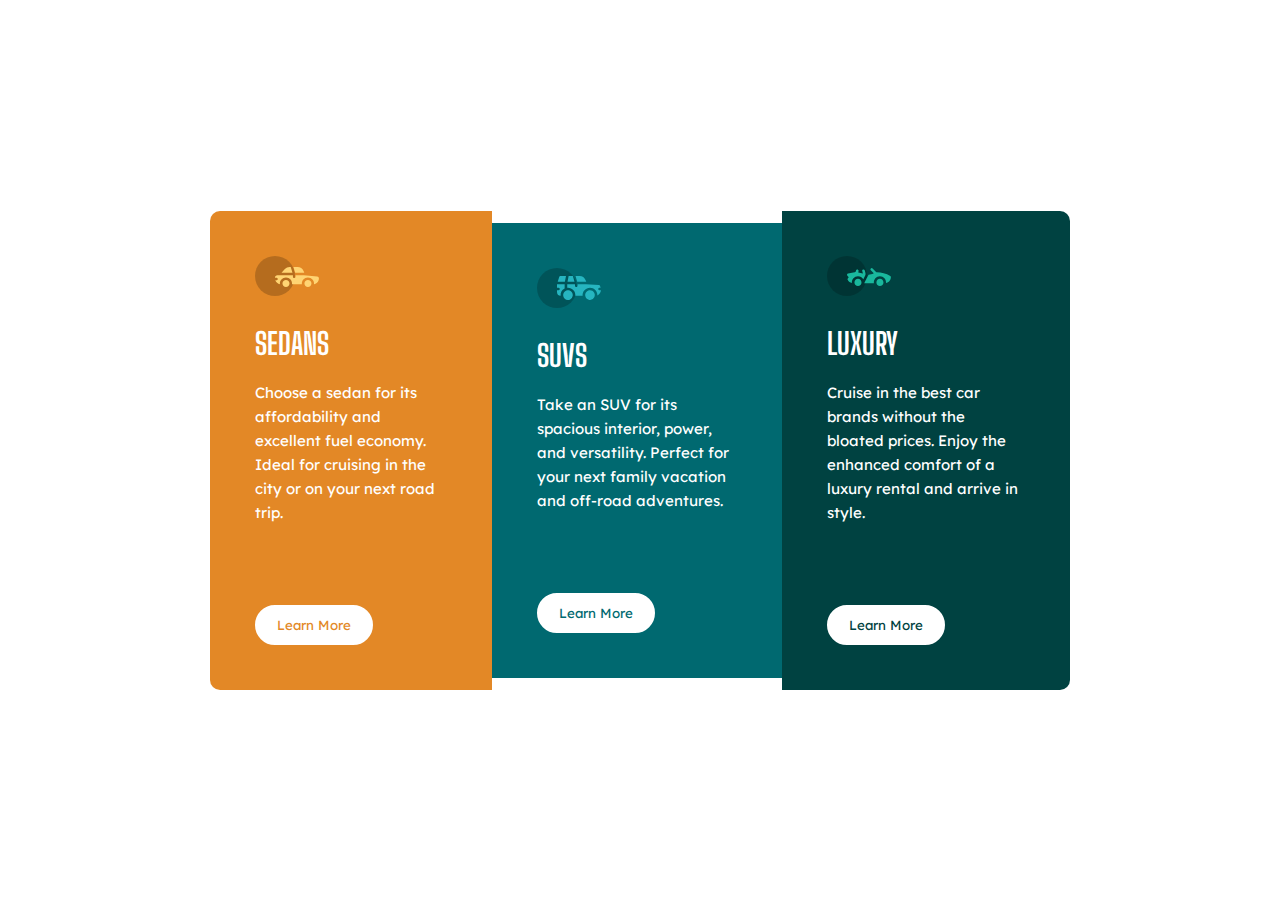
<file: column-preview-card/index.html>
<!DOCTYPE html>
<html lang="en">
<head>
  <meta charset="UTF-8">
  <meta name="viewport" content="width=device-width, initial-scale=1.0">
  <link rel="icon" type="image/png" sizes="32x32" href="./images/favicon-32x32.png">
  <title>Frontend Mentor | 3-column preview card component</title>
  <link rel="stylesheet" href="style.css">

</head>
<body>

  <div class="container">
    
    <div class="card orange">
      <img src="./images/icon-sedans.svg" alt="" />
      <h3>Sedans</h3>
      <p>
        Choose a sedan for its affordability and excellent fuel economy. Ideal
        for cruising in the city or on your next road trip.
      </p>
      <button class="btn">Learn More</button>
    </div>

    <div class="card cyan">
      <img src="./images/icon-suvs.svg" alt="" />
      <h3>SUVs</h3>
      <p>
        Take an SUV for its spacious interior, power, and versatility. Perfect
        for your next family vacation and off-road adventures.
      </p>
      <button class="btn">Learn More</button>
    </div>

    <div class="card dark-cyan">
      <img src="./images/icon-luxury.svg" alt="" />
      <h3>Luxury</h3>
      <p>
        Cruise in the best car brands without the bloated prices. Enjoy the
        enhanced comfort of a luxury rental and arrive in style.
      </p>
      <button class="btn">Learn More</button>
    </div>
  </div>

</body>
</html>
</file>
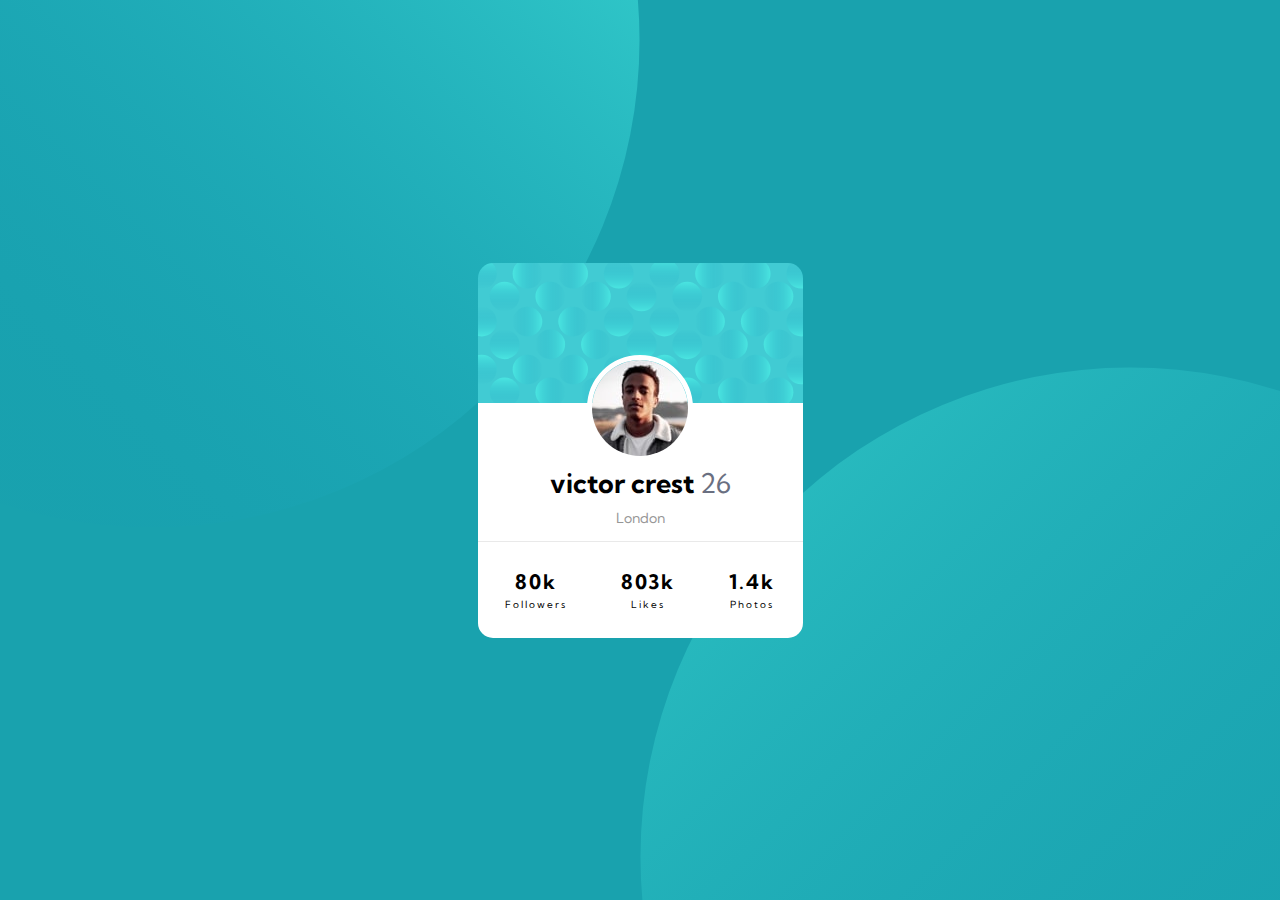
<file: profile-card/index.html>
<!DOCTYPE html>
<html lang="en">
<head>
  <meta charset="UTF-8">
  <meta name="viewport" content="width=device-width, initial-scale=1.0">
  <link rel="icon" type="image/png" sizes="32x32" href="./images/favicon-32x32.png">
  <title>Frontend Mentor | Profile card component</title>
  <link rel="stylesheet" href="style.css">
</head>

<body>

    <div class="container">
      <div class="ballon-top">
          <img src="images/bg-pattern-top.svg" alt="">
      </div>
      <div class="ballon-bottom">
          <img src="images/bg-pattern-bottom.svg" alt="">
      </div>

     <div class="content">
        <div class="card">
            <div class="card-profile">
                <div class="img-profile">
                    <img src="images/image-victor.jpg" alt="profile-image">
                </div>
                <h2>victor crest
                    <span class="age-profile">26</span>
                </h2>
                <p>london</p>
            </div>
            <div class="states">
              <ul>
                  <li><span>80k</span>followers</li>
                  <li><span>803k</span>likes</li>
                  <li><span>1.4k</span>photos</li>
               </ul>
            </div>
        </div>
    </div>
</div> 

</body>
</html>
</file>
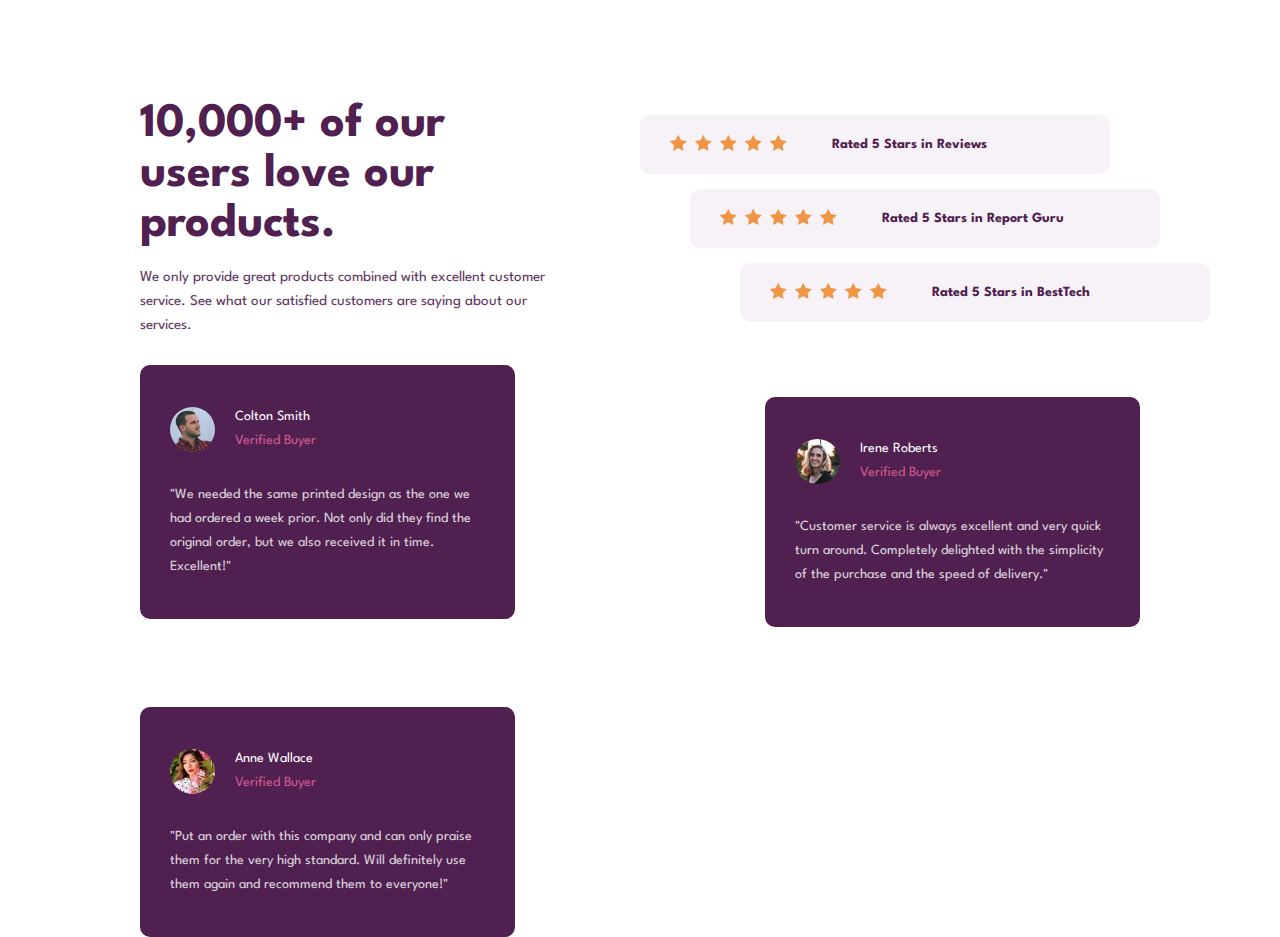
<file: social-proof-section/index.html>
<!DOCTYPE html>
<html lang="en">
  <head>
    <meta charset="UTF-8" />
    <meta name="viewport" content="width=device-width, initial-scale=1.0" />
    <link rel="icon"type="image/png" sizes="32x32" href="./images/favicon-32x32.png"/>
    <title>Frontend Mentor | Social proof section</title>
    <link rel="stylesheet" href="style.css">
  </head>

  <body>

    <header>
      <div class="content">
        <h1>10,000+ of our users love our products.</h1>
        <p>
          We only provide great products combined with excellent customer service.
      See what our satisfied customers are saying about our services.
        </p>
      </div>

      <div class="ratings">
        <div class="rating">
          <div class="stars">
            <img src="images/icon-star.svg" alt="icon">
            <img src="images/icon-star.svg" alt="icon">
            <img src="images/icon-star.svg" alt="icon">
            <img src="images/icon-star.svg" alt="icon">
            <img src="images/icon-star.svg" alt="icon">
          </div>
          <h3>Rated 5 Stars in Reviews</h3>
        </div>

        <div class="rating rating-2">
          <div class="stars">
            <img src="images/icon-star.svg" alt="icon">
            <img src="images/icon-star.svg" alt="icon">
            <img src="images/icon-star.svg" alt="icon">
            <img src="images/icon-star.svg" alt="icon">
            <img src="images/icon-star.svg" alt="icon">
          </div>
          <h3>Rated 5 Stars in Report Guru</h3>
        </div>

        <div class="rating rating-3">
          <div class="stars">
            <img src="images/icon-star.svg" alt="icon">
            <img src="images/icon-star.svg" alt="icon">
            <img src="images/icon-star.svg" alt="icon">
            <img src="images/icon-star.svg" alt="icon">
            <img src="images/icon-star.svg" alt="icon">
          </div>
          <h3>Rated 5 Stars in BestTech</h3>
        </div>
      </div>
    </header>
    
    <main>
      <div class="card">
        <div class="about">
          <img src="images/image-colton.jpg" alt="">
          <div >
            <p class="name">Colton Smith </p>
            <p class="tag">Verified Buyer</p>
          </div>
        </div>
        <p>
          "We needed the same printed design as the one we had ordered a week prior.
    Not only did they find the original order, but we also received it in time.
    Excellent!"
        </p>
      </div>

      <div class="card card-2">
        <div class="about">
          <img src="images/image-irene.jpg" alt="">
          <div >
            <p class="name">Irene Roberts</p>
            <p class="tag">Verified Buyer</p>
          </div>
        </div>
        <p>
          "Customer service is always excellent and very quick turn around. Completely
    delighted with the simplicity of the purchase and the speed of delivery."
        </p>
      </div>
      <div class="card card-3">
        <div class="about">
          <img src="images/image-anne.jpg" alt="">
          <div >
            <p class="name">Anne Wallace</p>
            <p class="tag">Verified Buyer</p>
          </div>
        </div>
        <p>
          "Put an order with this company and can only praise them for the very high
    standard. Will definitely use them again and recommend them to everyone!"
        </p>
      </div>
    </main>

  </body>
</html>
</file>
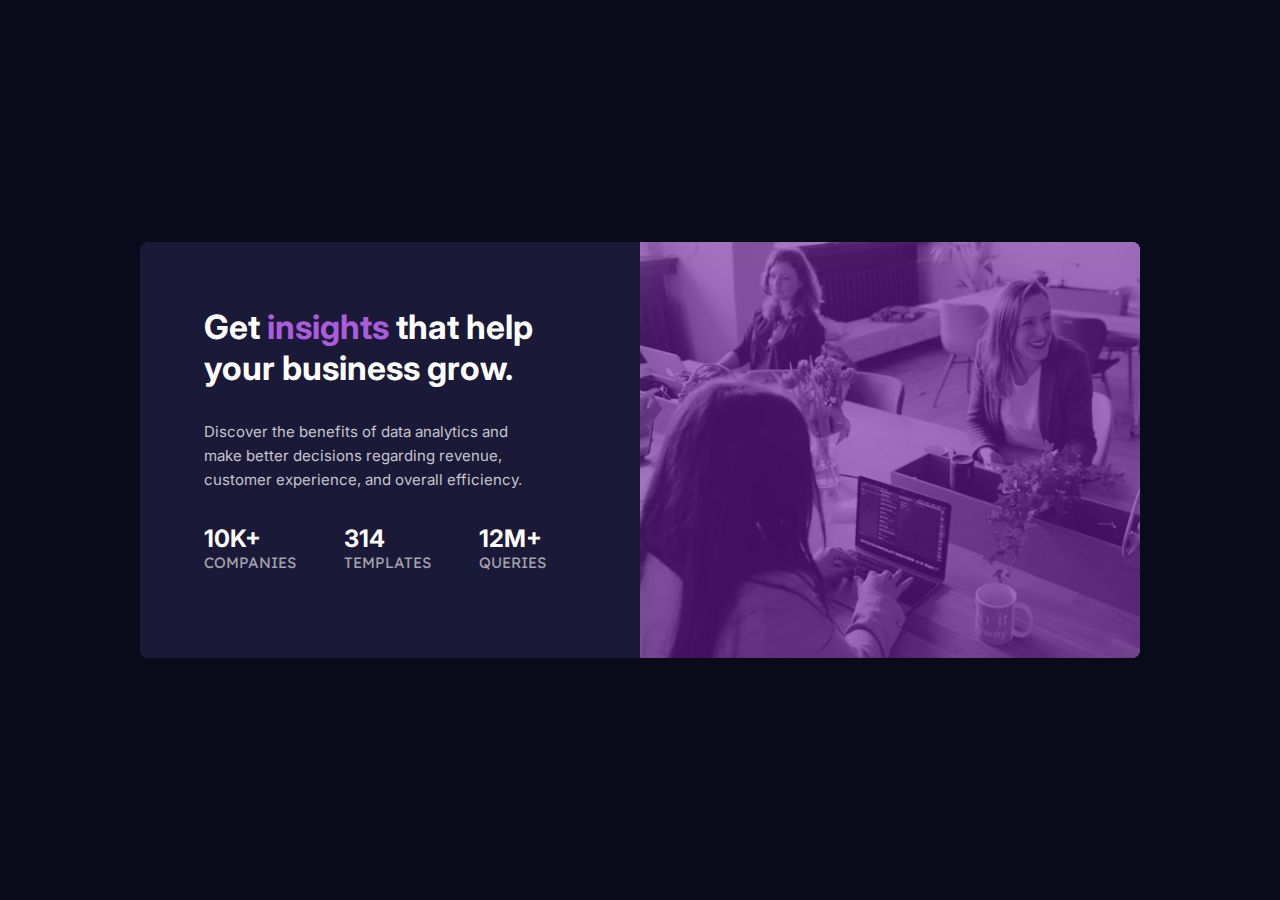
<file: stats-preview/index.html>
<!DOCTYPE html>
<html lang="en">
<head>
  <meta charset="UTF-8">
  <meta name="viewport" content="width=device-width, initial-scale=1.0"> 
  <link rel="icon" type="image/png" sizes="32x32" href="./images/favicon-32x32.png">
  <title>Frontend Mentor | Stats preview card component</title>
  <link rel="stylesheet" href="style.css">
</head>

<body>
  <section class="showcase">
    <div class="showcase-info">
      <h1>Get <span>insights</span> that help your business grow.</h1>
      <p>Discover the benefits of data analytics and make better decisions regarding revenue, customer 
        experience, and overall efficiency.</p>
      <ul class="stats">
        <li><span>10k+</span>companies</li>
        <li><span>314</span>templates</li>
        <li><span>12m+</span>queries</li>
      </ul>
    </div>
    <div class="showcase-image">
      <img src="images/image-header-desktop.jpg" alt="office">
    </div>
  </section>
</body>
</html>
</file>
<file: column-preview-card/style.css>
@import url('https://fonts.googleapis.com/css2?family=Lexend+Deca&display=swap');
@import url('https://fonts.googleapis.com/css2?family=Big+Shoulders+Display:wght@700&display=swap');
:root {
  --bright-orange: hsl(31, 77%, 52%);
  --dark-cyan: hsl(184, 100%, 22%);
  --very-dark-cyan: hsl(179, 100%, 13%);
}
* {
  margin: 0;
  padding: 0;
  box-sizing: border-box;
}
body,
button {
  font-family: "Lexend Deca", sans-serif;
}
h3 {
  font-family: "Big Shoulders Display", sans-serif;
  text-transform: uppercase;
  font-size: 30px;
}
p {
  font-size: 15px;
  line-height: 1.6;
}

.btn {
  background-color: #fff;
  border: 2px solid #fff;
  border-radius: 30px;
  padding: 10px 20px;
  cursor: pointer;
  transition: color .3s ease;
}
.orange {
  background-color: var(--bright-orange);
  color: #fff;
  border-radius: 10px 10px 0 0;
}

.orange .btn {
  color: var(--bright-orange);
  transition: color .3s ease;
}
.orange .btn:hover{
  color: aqua;
}
.cyan {
  background-color: var(--dark-cyan);
  color: #fff;
}

.cyan .btn {
  color: var(--dark-cyan);
  transition: color .3s ease;
}
.cyan .btn:hover{
  color: aqua;
}

.dark-cyan {
  background-color: var(--very-dark-cyan);
  color: #fff;
  border-radius: 0 0 10px 10px;
}
.dark-cyan .btn {
  color: var(--very-dark-cyan);
  transition: color .3s ease;
}
.dark-cyan .btn:hover{
  color: aqua;
}
.container {
  padding: 20px;
}

.card {
  padding: 30px;
}

.card img {
  margin-bottom: 25px;
}

.card h3 {
  margin-bottom: 20px;
}

.card p {
  margin-bottom: 30px;
}
@media (min-width: 990px) {
  .container {
    display: flex;
    align-items: center;
    justify-content: center;
    min-height: 100vh;
    max-width: 900px;
    margin: auto;
  }
  .orange {
    border-radius: 10px 0 0 10px;
  }
  .dark-cyan {
    border-radius: 0 10px 10px 0;
  }
  .card {
    padding: 45px;
  }
  .card p {
    margin-bottom: 80px;
  }
}
</file>
<file: profile-card/style.css>
@import url('https://fonts.googleapis.com/css2?family=Kumbh+Sans:wght@400;700&display=swap');
:root {
    --dark-cyan:hsl(185, 75%, 39%);
    --dark-blue:hsl(229, 23%, 23%);
    --dark-grayish: hsl(227, 10%, 46%);
    --dark-gray: hsl(0, 0%, 59%);
}
*{
    padding: 0;
    margin: 0;
    box-sizing: border-box;
}

body, html{
    font-family: 'Kumbh Sans', sans-serif;
    font-size: 18px;
    height: 100%;
    background-color:  hsl(185, 75%, 39%)
}
.container {
    background-color: var(--dark-cyan);   
    height: 100%; 
    width: 100%;
    position: relative;
    overflow: hidden;
}

.ballon-top {
    position: absolute;
    top: -50%;
    right: 50%;
    z-index: 9;
}

.ballon-bottom {
    position: absolute;
    bottom: -50%;
    left: 50%;
    z-index: 9;
}

.content {
    height: 100%;
    display: flex;
    justify-content: center;
    align-items: center;
}

.card {
    position: relative;
    z-index: 10;    
    width: 325px;
    height: 375px;
    border-radius: 15px;
    background: #fff url('images/bg-pattern-card.svg') no-repeat;

    display: flex;
    flex-direction: column;
    justify-content: center;
    align-items: center;
}

.card-profile {
    display: flex;    
    flex-direction: column;
    align-items: center;
}

.img-profile img {
    max-width: 100%;
    border-radius: 50%;
    border: 5px solid #fff;
}

.h2 {
    text-transform: capitalize;
    font-size: 17px;
    font-weight: 700;
    color: var(--dark-blue);
    padding-top: 1rem;
}

.age-profile {
    color: var(--dark-grayish);
    font-weight: 400;        
}

p{
    text-transform: capitalize;
    color: var(--dark-gray);
    font-size: 14px;
    padding-top: .5rem;
    margin-bottom: 1rem;
}
.states{
    position: absolute;     
    bottom: 0;
    border-top: 1px solid #e9e9e9;
    width: 100%;
}

.states ul{
    display: flex;
    justify-content: space-around;
}

.states ul li{
    display: flex;
    flex-direction: column;
    align-items: center;
    margin-top: 1.5rem;
    margin-bottom: 1.5rem;
}

.states span{
    font-weight: 700;
    font-size: 20px;
    margin-bottom: .2rem;
}

.states li {
    text-transform: capitalize;
    font-size: 10px;
    font-weight: 400px;
    letter-spacing: 2px;
}
</file>
<file: social-proof-section/style.css>
@import url('https://fonts.googleapis.com/css2?family=Spartan:wght@400;500;700&display=swap');
*{
    padding: 0;
    margin: 0;
    box-sizing: border-box;
    font-family: 'Spartan', sans-serif;
}
body{
     font-size: 15px;
}

header{
    display: flex;
    color: hsl(300, 43%, 22%);
    padding: 100px 140px 20px;
}
.content{
    width: 50%;
}
h1{
    width: 70%;
    font-size: 48px;
    line-height: 50px;
}
.content p{
    width: 85%;
    line-height: 24px;
    margin-top: 15px;
    opacity: 0.9;
}
.rating{
    display: flex;
    align-items: center;
    background-color: hsl(300, 24%, 96%);
    padding: 20px 20px 20px 30px;
    margin-top: 15px;
    margin-bottom: 15px;
    border-radius: 10px;
    width: 100%;
    font-size: 12px;
}
.rating-2{
    margin-left: 50px;
    
}
.rating-3{
    margin-left: 100px;
}
.stars{
    margin-right: 40px;
}
.stars img{
    margin-right: 5px;
}
main{
    display: flex;
    justify-content: space-between;
    align-items: center;
    flex-wrap: wrap;
    padding: 0px 140px;
}
.card{
    background-color: hsl(300, 43%, 22%);
    color: #fff;
    padding: 40px 30px;
    width: 375px;
    line-height: 24px;
    border-radius: 10px;
    font-size: 14px;
}
.about{
    display: flex;

    align-items: center;
    margin-bottom: 30px;
}
.about img{
    width: 45px;
    height: 45px;
    border-radius: 50%;
    margin-right: 20px;
}

.tag{
    color: hsl(333, 80%, 67%);
}
.card p{
    opacity: 0.8;
}
.name{
    opacity: 1 !important;
}
.card-2{
    margin-top: 40px;
}
.card-3{
    margin-top: 80px;
}


@media (max-width: 1024px){
    header{
        flex-direction: column;
    }
    .content,
    .content p{
        width: 100%;
        text-align: center;
    }
    h1{
        width: 100%;
        
    }
    .rating{
        flex-direction: column;
    }
    .rating-2,
    .rating-3{
        margin-left: 0px;
    }
    .stars{
        margin-right: 0px;
        margin-bottom: 8px;
    }
    main{
        flex-direction: column;
    }
    .card{
        width: 100%;
        
    } 
    .card-3{
        margin-top: 50px;
    }
}
</file>
<file: stats-preview/style.css>
@import url('https://fonts.googleapis.com/css2?family=Inter:wght@400;700&display=swap');
@import url('https://fonts.googleapis.com/css2?family=Lexend+Deca&display=swap');

*{
    padding: 0;
    margin: 0;
    box-sizing: border-box;
}
body{
    font-family: inter, sans-serif;
    font-weight: 400;
    background-color: hsl(233, 47%, 7%);
    display: flex;
    justify-content: center;
    align-items: center;
    height: 100vh;
    max-width: 1440px;
    margin: auto;
}
.showcase{
    width: 1000px;
    font-size: 15px;
    background-color: hsl(244, 38%, 16%);
    border-radius: 0.5rem;
    display: flex;
    overflow: hidden;
}
.showcase-info{
    width: 50%;
    padding: 4rem 6rem 4rem 4rem;
}
ul, li{
    list-style: none;
}
.showcase-info h1{
    font-size: 2.1rem;
    font-weight: 700;
    color: #fff;
    margin-bottom: 2rem;
}
.showcase-info h1 span{
    color: hsl(277, 64%, 61%);
}
.showcase-info p{
    color: hsla(0, 0%, 100%, 0.75);
    line-height: 1.5rem;
    margin-bottom: 2rem;
}

.showcase .stats{
    font-family: Lexend Deca, sans-serif;
    color: hsla(0, 0%, 100%, 0.6);
    text-transform: uppercase;
    display: flex;
}
.showcase .stats li{
    margin-right: 3rem;
}
.showcase .stats span{
    font-family: Inter, sans-serif;
    font-weight: 700;
    font-size: 1.5rem;
    color: #fff;
    display: block;
}
.showcase-image img{
    width: 100%;
    height: 100%;
}
.showcase-image{
    width: 50%;
    position: relative;
}
.showcase-image::after{
    content: '';
    position: absolute;
    top: 0;
    bottom: 0;
    left: 0;
    right: 0;
    background-color:hsl(277, 71%, 36%);
    opacity: 0.6;
}

@media(max-width: 1100px) {
    body {
        height: 100%;
        padding: 5rem 2rem;
    }
    .showcase {
        flex-direction: column;
        flex-flow: column-reverse;
        text-align: center;
        width: 375px;
    }
    .showcase--info, .showcase--image {
        width: 100%;
    }
    .showcase--info {
        padding: 1.5rem;
    }
    .showcase h1 {
        font-size: 1.6rem;
    }
    .showcase .stats {
        flex-direction: column;
    }
    .showcase .stats li {
        margin-right: 0;
        margin-bottom: 2rem;
    }
}
</file>
